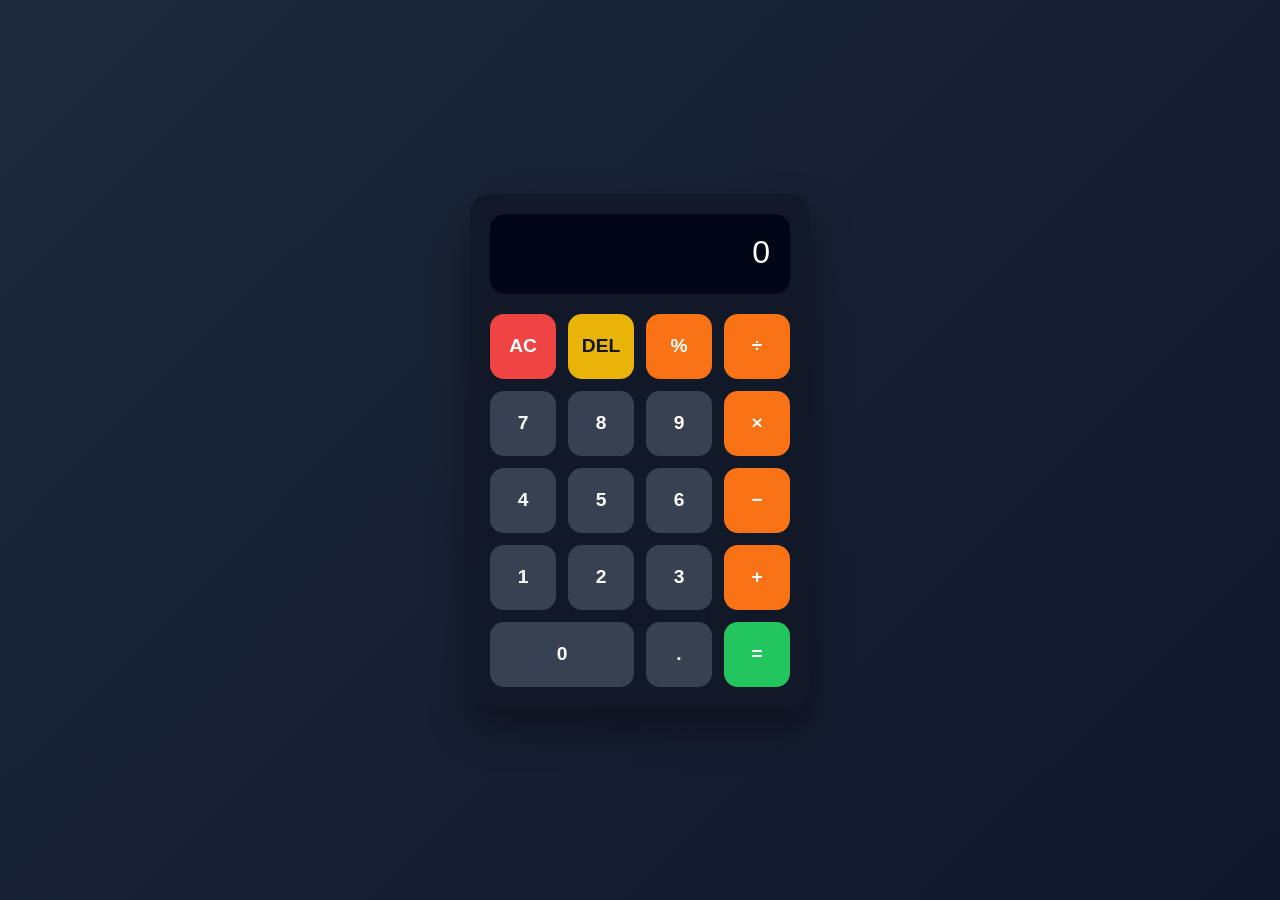
<file: project-no2-Calculator/index.html>
<!DOCTYPE html>
<html lang="en">
<head>
  <meta charset="UTF-8" />
  <meta name="viewport" content="width=device-width, initial-scale=1.0" />
  <title>Calculator</title>
  <link rel="stylesheet" href="index.css" />
</head>
<body>

  <main class="calculator">
    <div class="display js-display">0</div>

    <div class="buttons">
      <button class="btn clear js-clear">AC</button>
      <button class="btn delete js-delete">DEL</button>
      <button class="btn operator" data-value="%">%</button>
      <button class="btn operator" data-value="/">÷</button>

      <button class="btn number" data-value="7">7</button>
      <button class="btn number" data-value="8">8</button>
      <button class="btn number" data-value="9">9</button>
      <button class="btn operator" data-value="*">×</button>

      <button class="btn number" data-value="4">4</button>
      <button class="btn number" data-value="5">5</button>
      <button class="btn number" data-value="6">6</button>
      <button class="btn operator" data-value="-">−</button>

      <button class="btn number" data-value="1">1</button>
      <button class="btn number" data-value="2">2</button>
      <button class="btn number" data-value="3">3</button>
      <button class="btn operator" data-value="+">+</button>

      <button class="btn number zero" data-value="0">0</button>
      <button class="btn number" data-value=".">.</button>
      <button class="btn equal js-equal">=</button>
    </div>
  </main>

  <script src="index.js"></script>
</body>
</html>
</file>
<file: project-no2-Calculator/index.css>
* {
  margin: 0;
  padding: 0;
  box-sizing: border-box;
  font-family: Arial, sans-serif;
}

body {
  min-height: 100vh;
  background: linear-gradient(135deg, #1e293b, #0f172a);
  display: flex;
  justify-content: center;
  align-items: center;
}

.calculator {
  width: 340px;
  background: #111827;
  padding: 20px;
  border-radius: 20px;
  box-shadow: 0 20px 40px rgba(0, 0, 0, 0.4);
}

.display {
  width: 100%;
  min-height: 80px;
  background: #020617;
  color: #ffffff;
  font-size: 2rem;
  padding: 20px;
  border-radius: 15px;
  text-align: right;
  margin-bottom: 20px;
  overflow-x: auto;
  word-wrap: break-word;
}

.buttons {
  display: grid;
  grid-template-columns: repeat(4, 1fr);
  gap: 12px;
}

.btn {
  height: 65px;
  border: none;
  border-radius: 14px;
  font-size: 1.2rem;
  font-weight: 600;
  cursor: pointer;
  background: #374151;
  color: white;
  transition: all 0.2s ease;
}

.btn:hover {
  transform: translateY(-3px);
  background: #4b5563;
}

.btn:active {
  transform: scale(0.95);
}

.operator {
  background: #f97316;
}

.operator:hover {
  background: #fb923c;
}

.clear {
  background: #ef4444;
}

.clear:hover {
  background: #f87171;
}

.delete {
  background: #eab308;
  color: #111827;
}

.delete:hover {
  background: #facc15;
}

.equal {
  background: #22c55e;
}

.equal:hover {
  background: #4ade80;
}

.zero {
  grid-column: span 2;
}

@media (max-width: 480px) {
  .calculator {
    width: 90%;
    padding: 16px;
  }

  .btn {
    height: 58px;
    font-size: 1rem;
  }

  .display {
    font-size: 1.7rem;
  }
}
</file>
